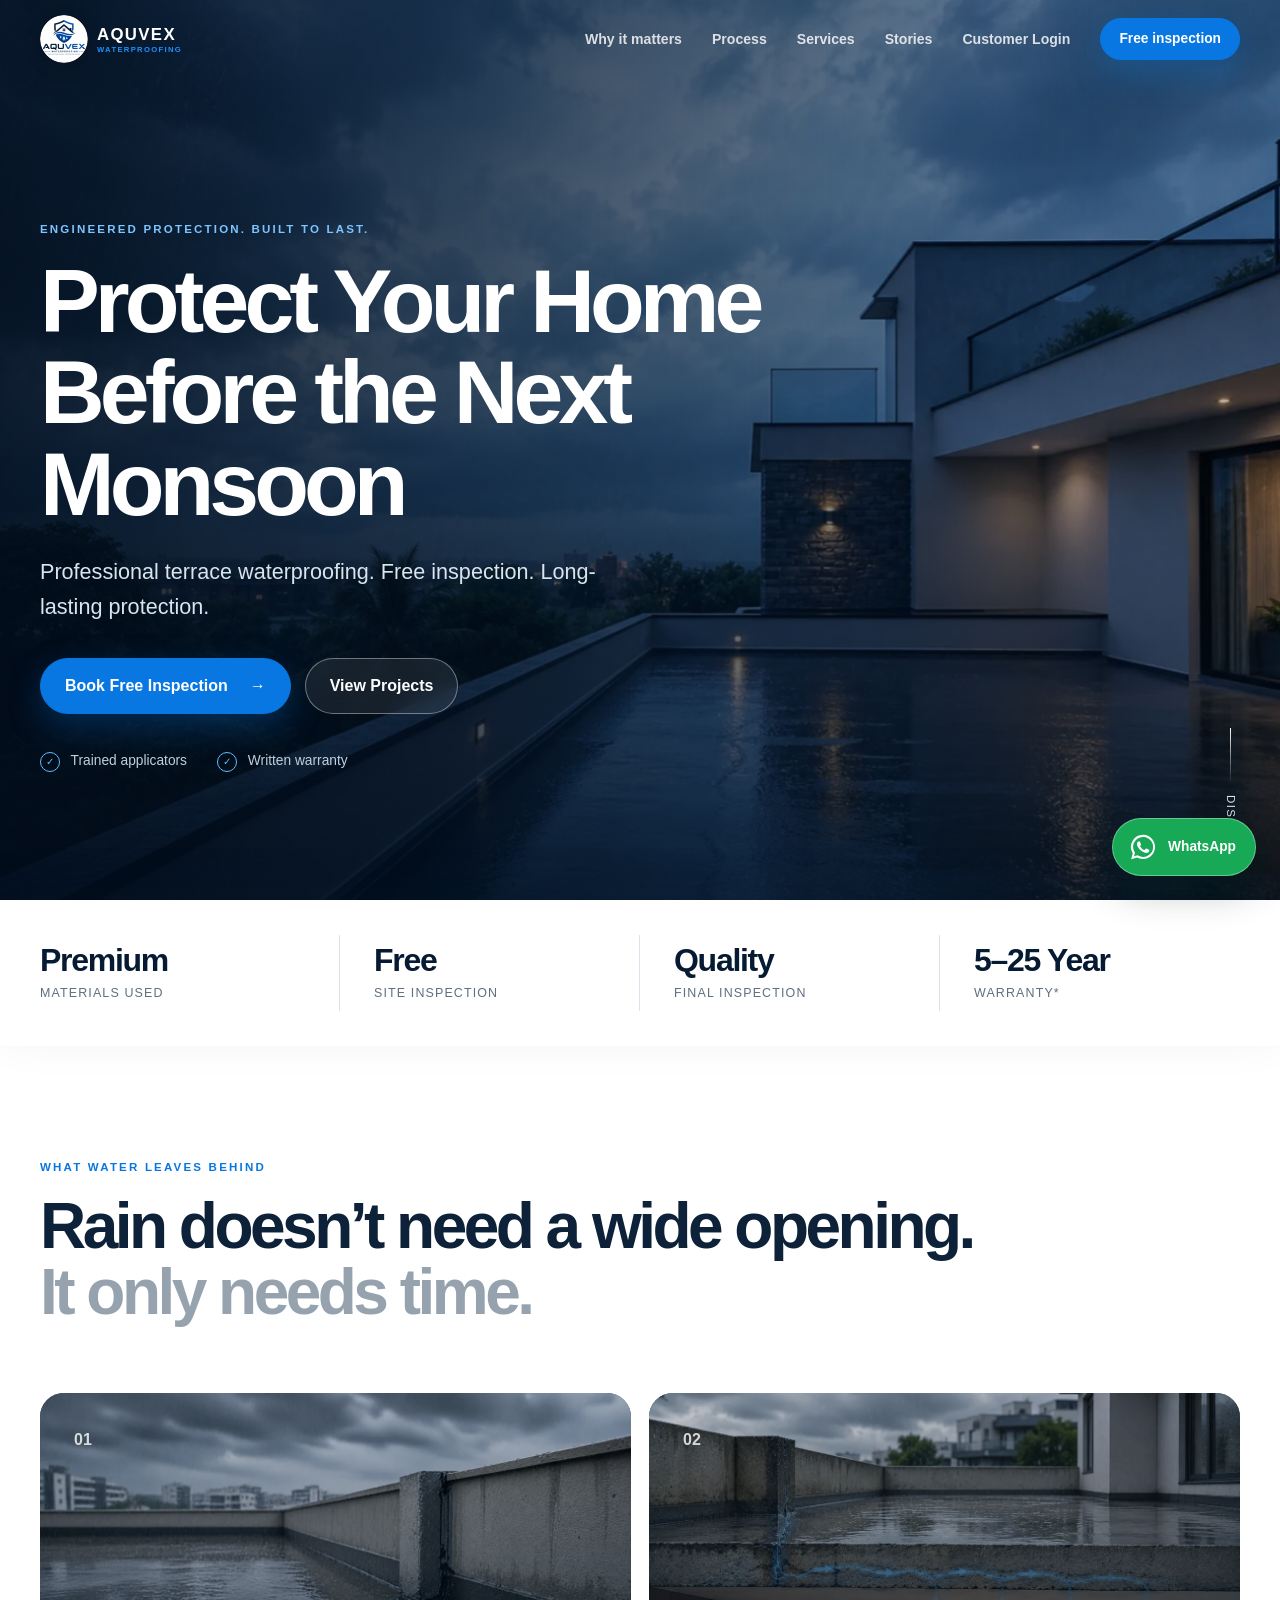
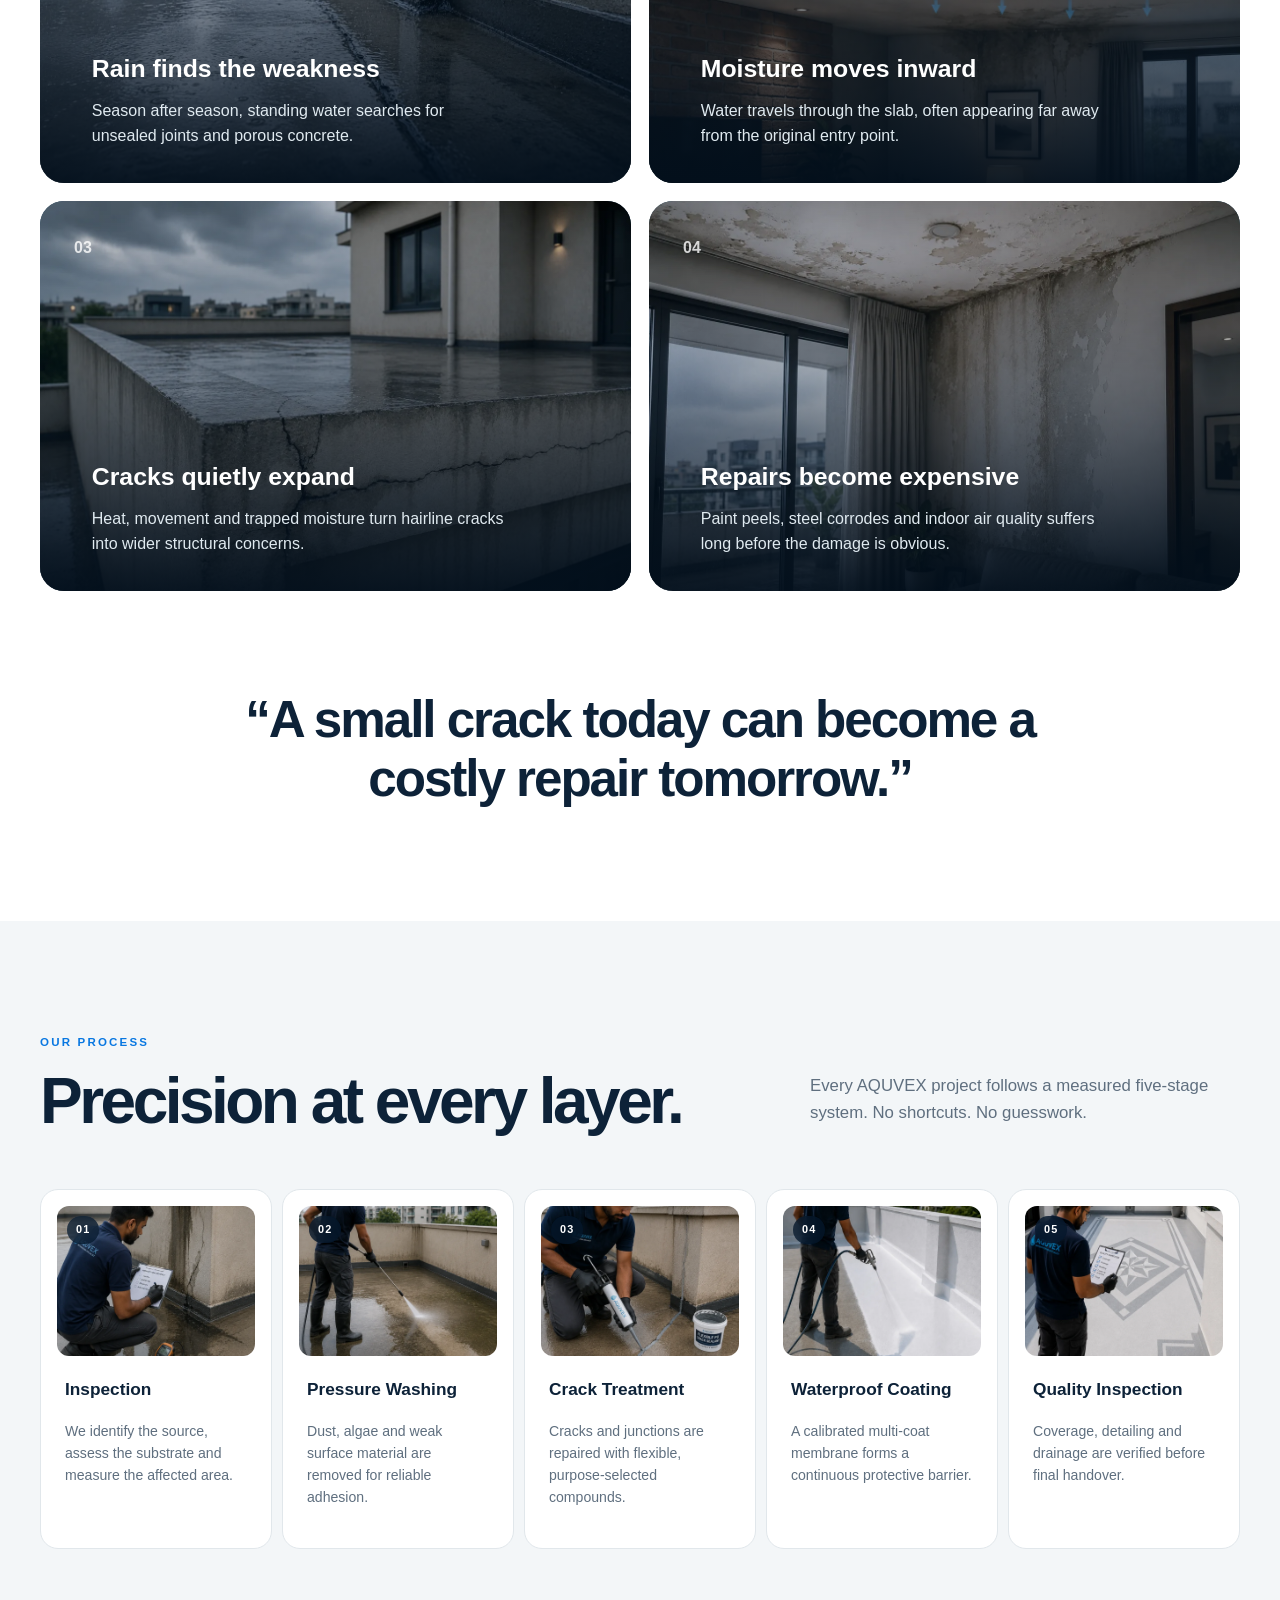
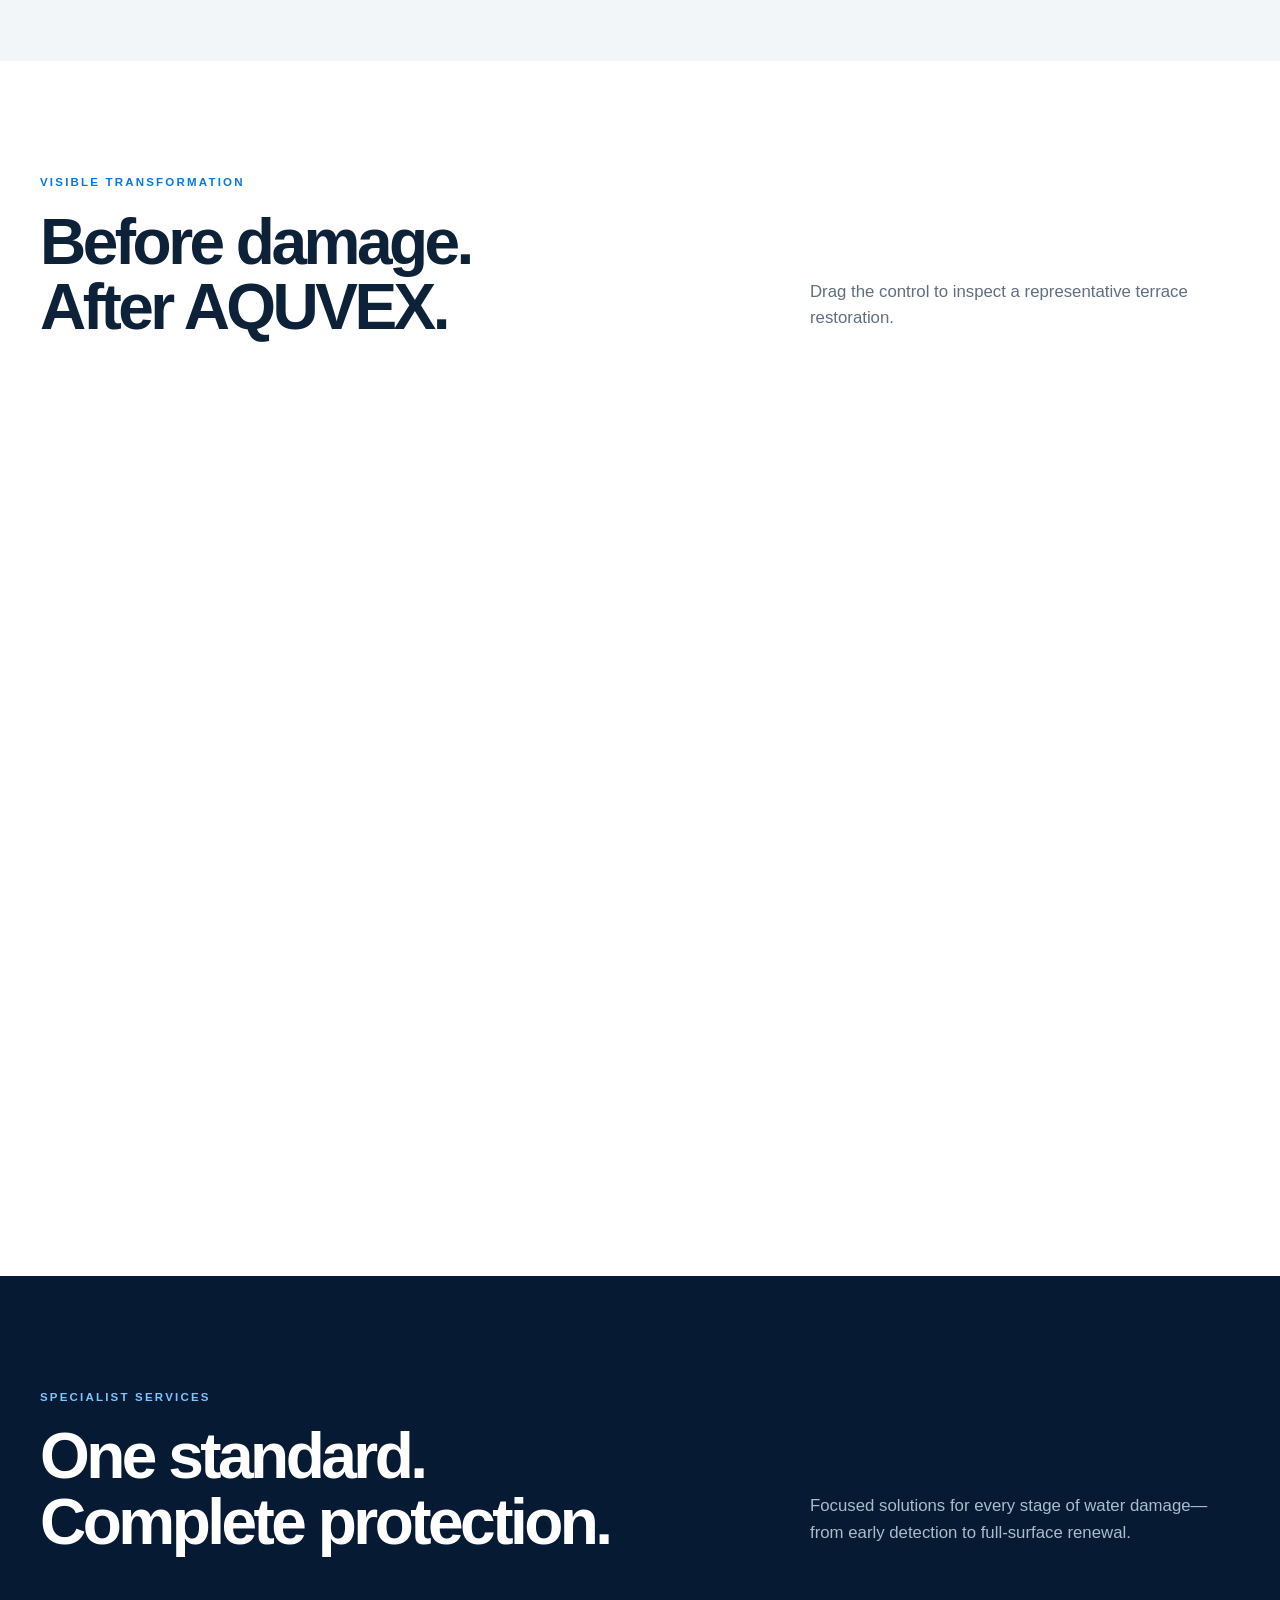
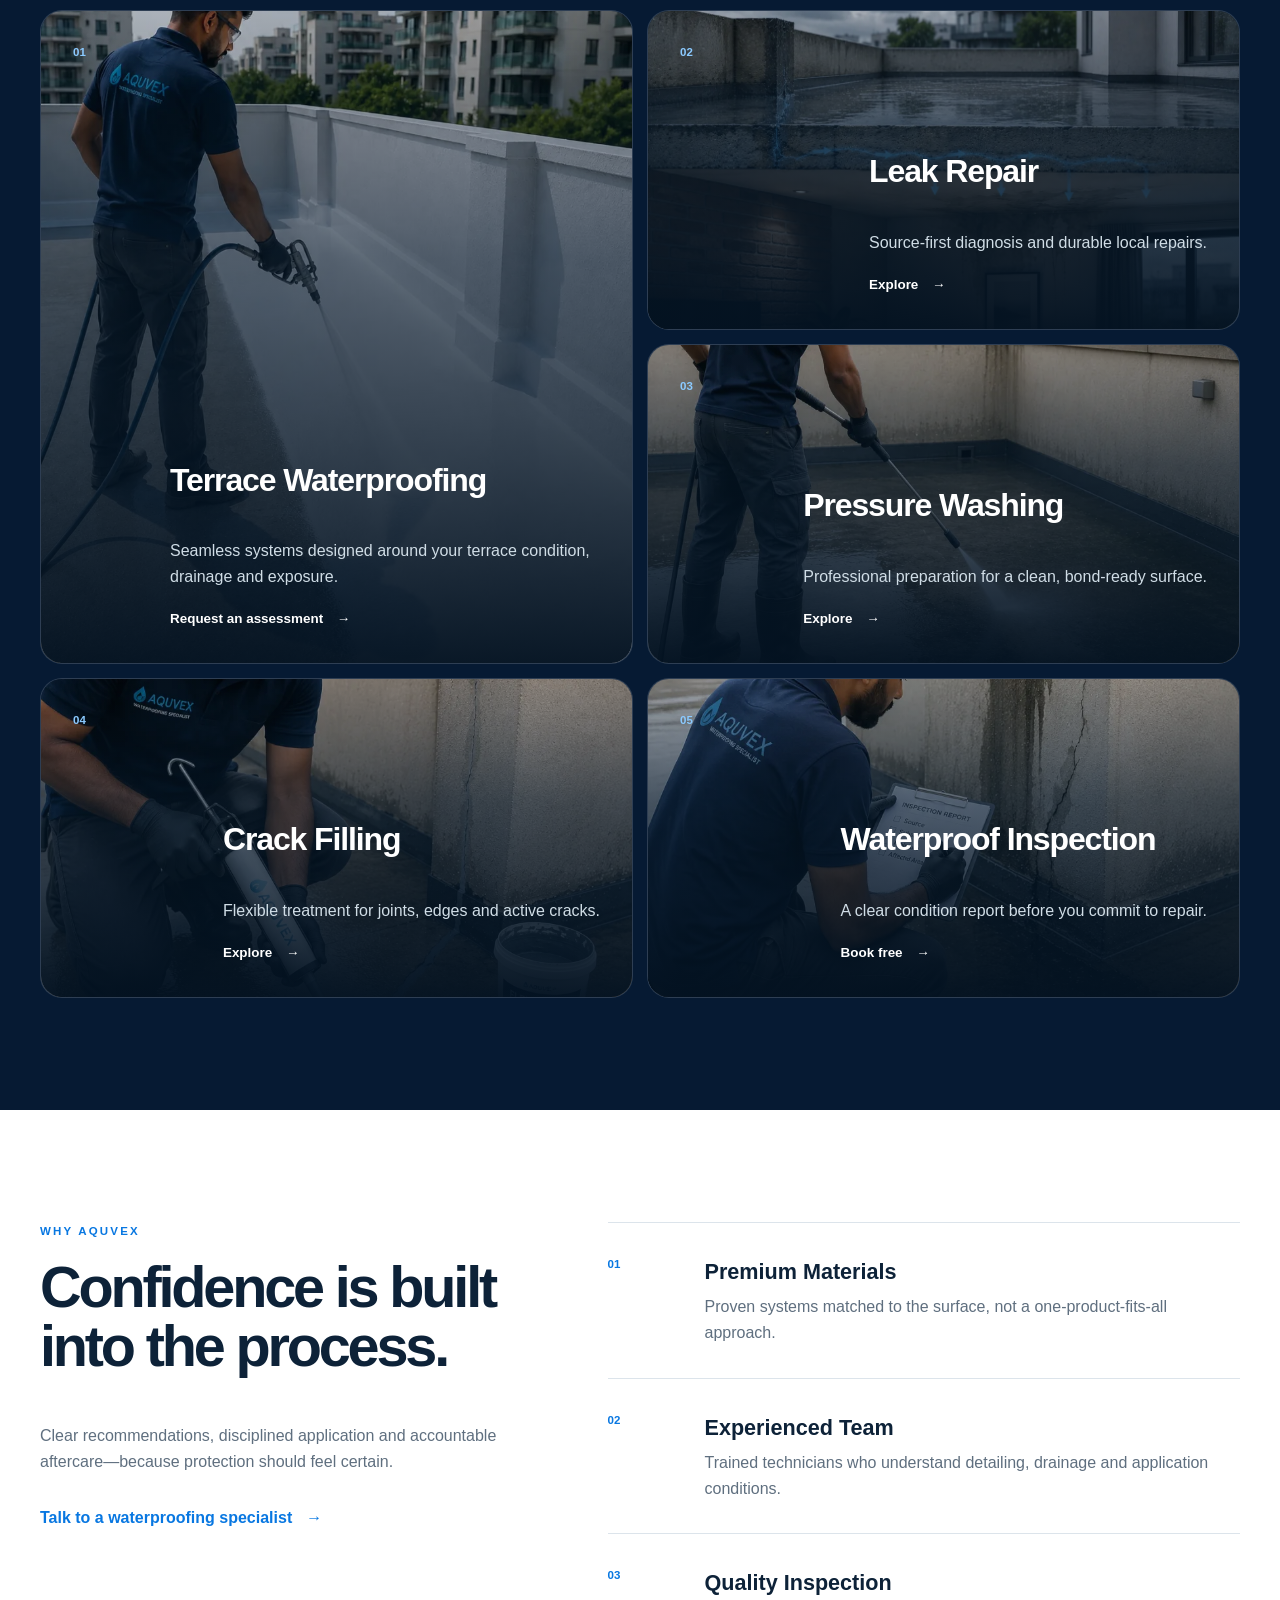
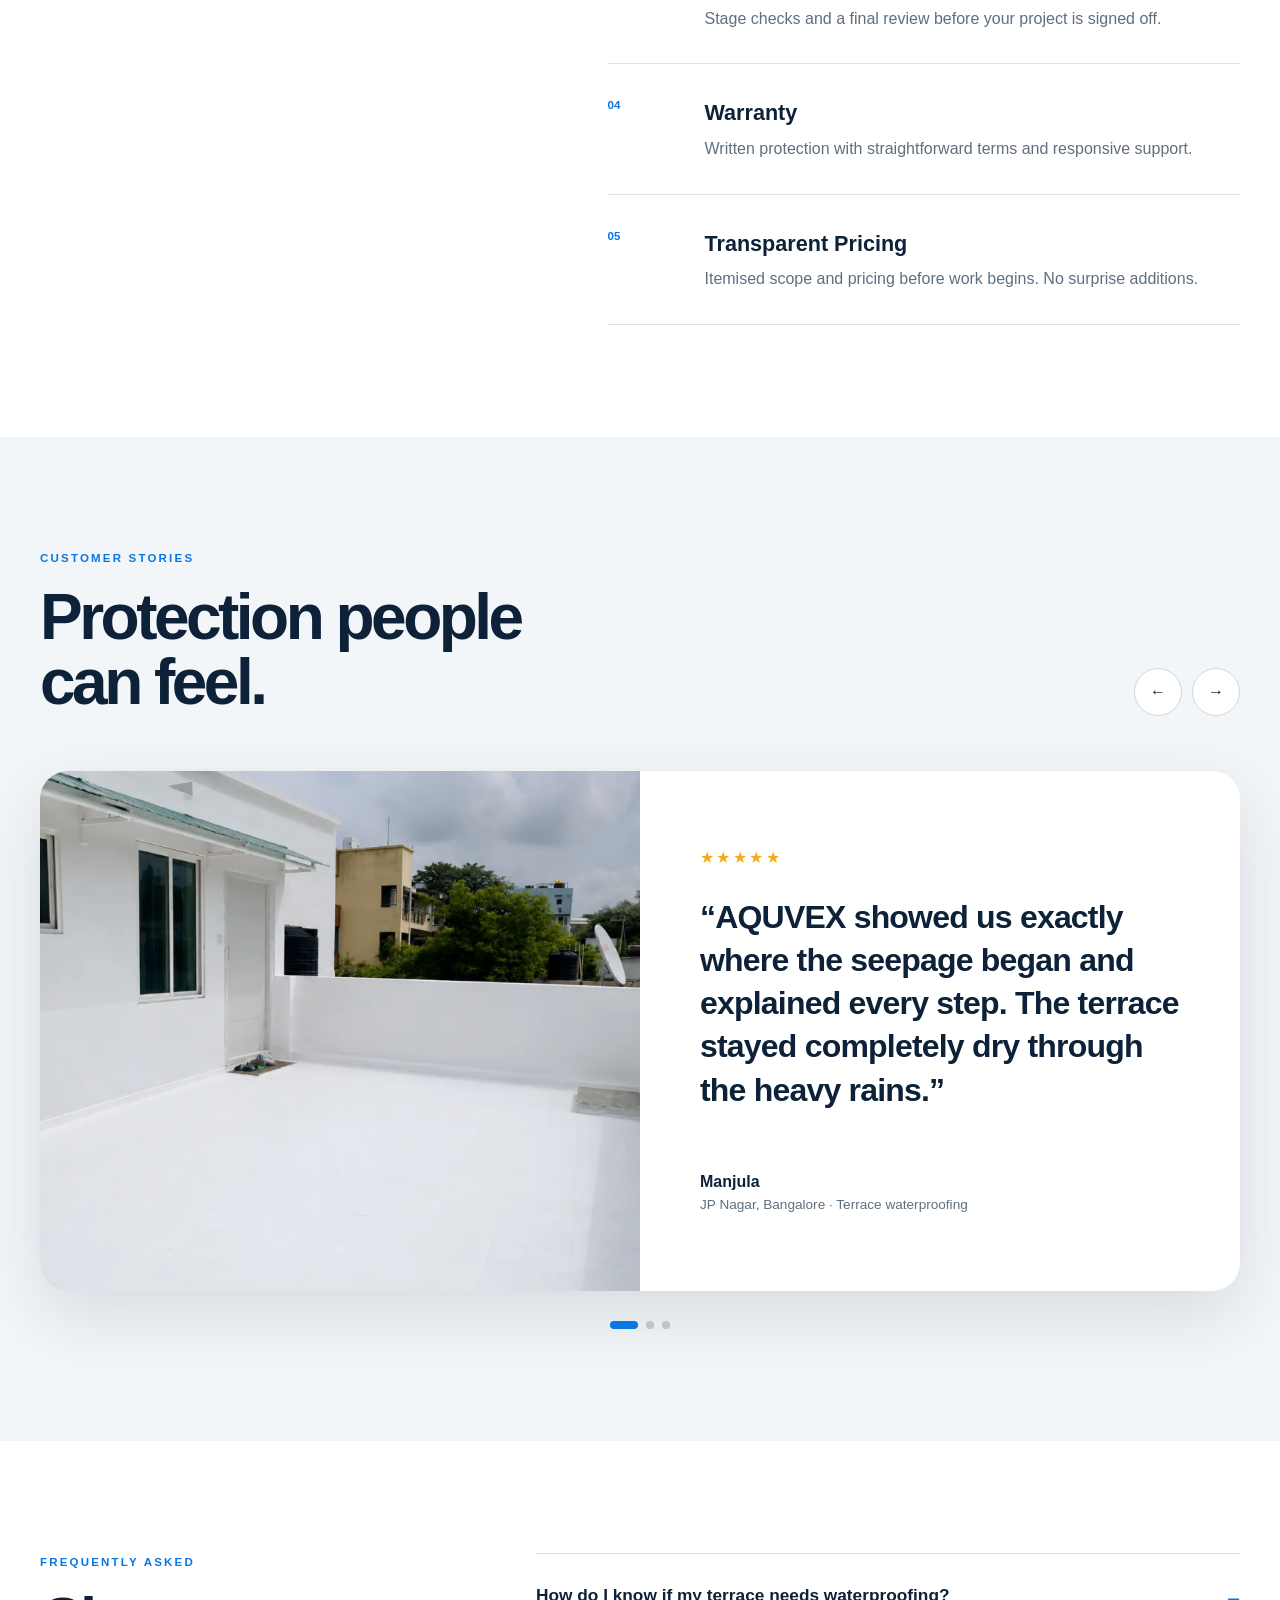
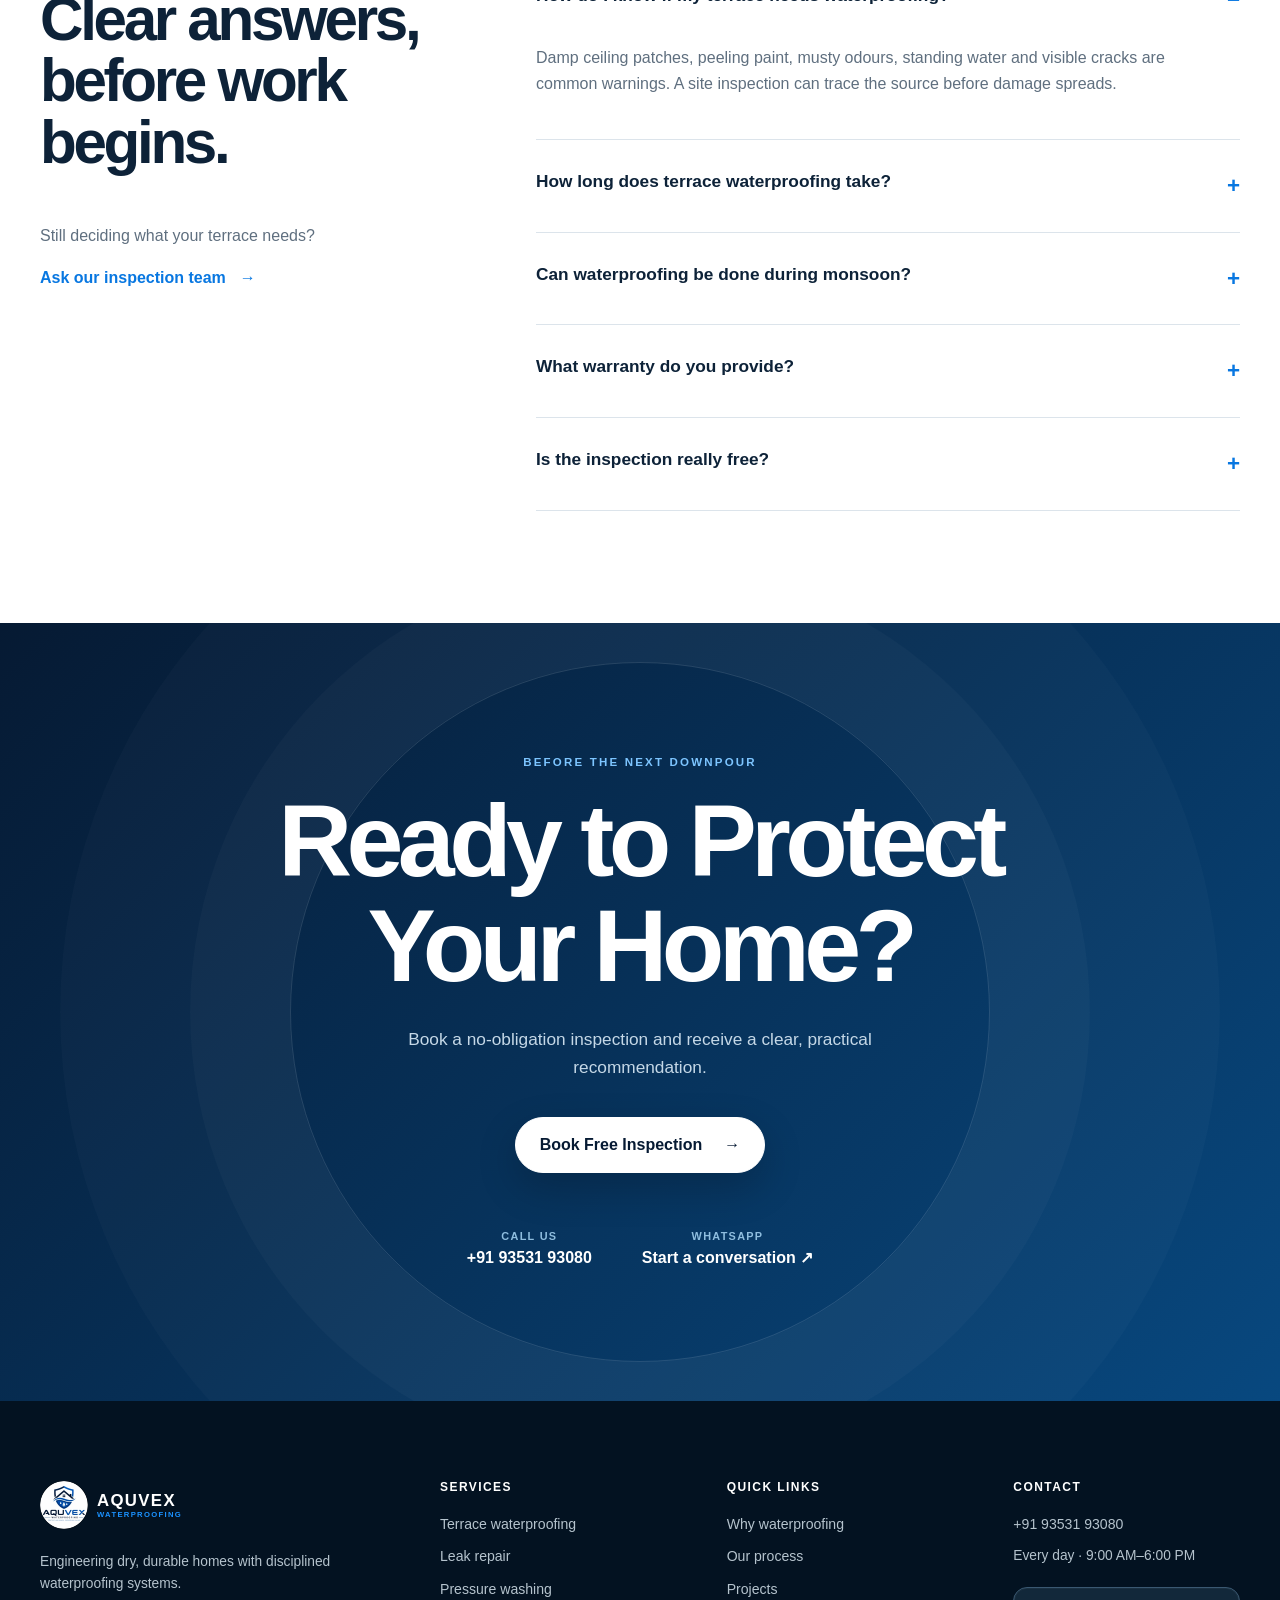
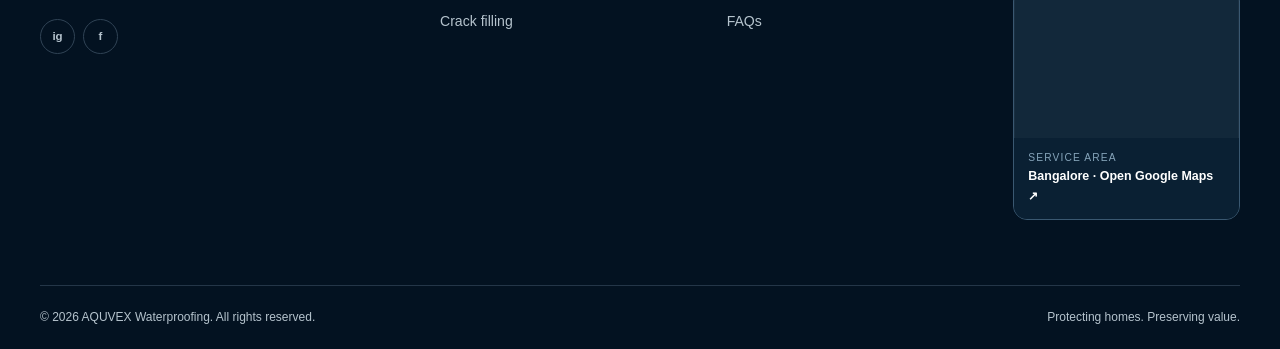
<file: index.html>
<!doctype html>
<html lang="en">
<head>
  <meta charset="utf-8">
  <meta name="viewport" content="width=device-width, initial-scale=1">
  <meta name="description" content="AQUVEX provides professional terrace waterproofing, leak repair, crack treatment and inspections with transparent pricing and long-lasting protection.">
  <meta name="theme-color" content="#061a33">
  <meta property="og:title" content="AQUVEX | Professional Terrace Waterproofing">
  <meta property="og:description" content="Protect your home before the next monsoon. Book a free waterproofing inspection.">
  <meta property="og:type" content="website">
  <title>AQUVEX | Professional Terrace Waterproofing</title>
  <link rel="preload" href="assets/images/hero-monsoon.webp" as="image" type="image/webp">
  <link rel="stylesheet" href="css/style.css">
  <link rel="stylesheet" href="css/responsive.css">
  <script src="js/script.js" defer></script>
</head>
<body>
  <a class="skip-link" href="#main-content">Skip to main content</a>

  <!-- Site header -->
  <header class="site-header" id="site-header">
    <div class="container nav-wrap">
      <a class="brand" href="#top" aria-label="AQUVEX home">
        <img src="assets/images/logo-circle.webp" alt="" width="192" height="192">
        <span>AQUVEX<small>Waterproofing</small></span>
      </a>
      <button class="menu-toggle" type="button" aria-expanded="false" aria-controls="primary-nav">
        <span class="sr-only">Open navigation</span><span></span><span></span>
      </button>
      <nav id="primary-nav" class="primary-nav" aria-label="Primary navigation">
        <a href="#why">Why it matters</a><a href="#process">Process</a><a href="#services">Services</a><a href="#stories">Stories</a><a href="customer/">Customer Login</a>
        <a class="button button-small" href="#inspection-form" data-inspection-open>Free inspection</a>
      </nav>
    </div>
  </header>

  <main id="main-content">
    <!-- Hero -->
    <section class="hero" id="top" aria-labelledby="hero-title">
      <img class="hero-media" src="assets/images/hero-monsoon.webp" alt="" width="1920" height="1077" aria-hidden="true">
      <div class="hero-overlay"></div>
      <div class="container hero-content">
        <p class="eyebrow light">Engineered protection. Built to last.</p>
        <h1 id="hero-title">Protect Your Home<br>Before the Next Monsoon</h1>
        <p class="hero-copy">Professional terrace waterproofing. Free inspection. Long-lasting protection.</p>
        <div class="hero-actions">
          <a class="button" href="#inspection-form" data-inspection-open>Book Free Inspection <span aria-hidden="true">→</span></a>
          <a class="button button-ghost" href="#projects">View Projects</a>
        </div>
        <div class="hero-proof"><span><i aria-hidden="true">✓</i> Trained applicators</span><span><i aria-hidden="true">✓</i> Written warranty</span></div>
      </div>
      <a class="scroll-cue" href="#trust" aria-label="Scroll to our credentials"><span></span>Discover</a>
    </section>

    <!-- Trust bar -->
    <section class="trust-bar" id="trust" aria-label="AQUVEX credentials">
      <div class="container stat-grid">
        <div class="stat reveal"><strong>Premium</strong><span>Materials Used</span></div>
        <div class="stat reveal"><strong>Free</strong><span>Site Inspection</span></div>
        <div class="stat reveal"><strong>Quality</strong><span>Final Inspection</span></div>
        <div class="stat reveal"><strong>5–25 Year</strong><span>Warranty*</span></div>
      </div>
    </section>

    <!-- Why waterproofing matters -->
    <section class="story section" id="why">
      <div class="container story-head reveal">
        <p class="eyebrow">What water leaves behind</p>
        <h2>Rain doesn’t need a wide opening.<br><span>It only needs time.</span></h2>
      </div>
      <div class="container story-grid">
        <article class="story-card reveal"><img class="card-media" src="assets/images/rain-finds-the-weakness.webp" alt="" width="1200" height="800" loading="lazy"><span>01</span><div><h3>Rain finds the weakness</h3><p>Season after season, standing water searches for unsealed joints and porous concrete.</p></div></article>
        <article class="story-card reveal"><img class="card-media" src="assets/images/moisture-moves-inward.webp" alt="" width="1200" height="800" loading="lazy"><span>02</span><div><h3>Moisture moves inward</h3><p>Water travels through the slab, often appearing far away from the original entry point.</p></div></article>
        <article class="story-card reveal"><img class="card-media" src="assets/images/cracks-quietly-expand.webp" alt="" width="1200" height="800" loading="lazy"><span>03</span><div><h3>Cracks quietly expand</h3><p>Heat, movement and trapped moisture turn hairline cracks into wider structural concerns.</p></div></article>
        <article class="story-card reveal"><img class="card-media" src="assets/images/repairs-become-expensive.webp" alt="" width="1200" height="800" loading="lazy"><span>04</span><div><h3>Repairs become expensive</h3><p>Paint peels, steel corrodes and indoor air quality suffers long before the damage is obvious.</p></div></article>
      </div>
      <p class="story-ending reveal">“A small crack today can become a costly repair tomorrow.”</p>
    </section>

    <!-- Our process -->
    <section class="process section section-tint" id="process">
      <div class="container section-heading reveal"><div><p class="eyebrow">Our process</p><h2>Precision at every layer.</h2></div><p>Every AQUVEX project follows a measured five-stage system. No shortcuts. No guesswork.</p></div>
      <div class="container process-grid">
        <article class="process-card reveal"><span class="step">01</span><img src="assets/images/inspection.webp" alt="AQUVEX specialist inspecting a terrace surface" width="900" height="600" loading="lazy"><h3>Inspection</h3><p>We identify the source, assess the substrate and measure the affected area.</p></article>
        <article class="process-card reveal"><span class="step">02</span><img src="assets/images/pressure-washing.webp" alt="Terrace being professionally pressure washed" width="900" height="600" loading="lazy"><h3>Pressure Washing</h3><p>Dust, algae and weak surface material are removed for reliable adhesion.</p></article>
        <article class="process-card reveal"><span class="step">03</span><img src="assets/images/crack-treatment.webp" alt="Detailed treatment of a crack in concrete" width="900" height="600" loading="lazy"><h3>Crack Treatment</h3><p>Cracks and junctions are repaired with flexible, purpose-selected compounds.</p></article>
        <article class="process-card reveal"><span class="step">04</span><img src="assets/images/waterproof-coating.webp" alt="Waterproof membrane being applied to a terrace" width="900" height="600" loading="lazy"><h3>Waterproof Coating</h3><p>A calibrated multi-coat membrane forms a continuous protective barrier.</p></article>
        <article class="process-card reveal"><span class="step">05</span><img src="assets/images/quality-inspection.webp" alt="Final quality inspection of a waterproofed terrace" width="900" height="600" loading="lazy"><h3>Quality Inspection</h3><p>Coverage, detailing and drainage are verified before final handover.</p></article>
      </div>
    </section>

    <!-- Before and after -->
    <section class="comparison-section section" id="projects">
      <div class="container section-heading reveal"><div><p class="eyebrow">Visible transformation</p><h2>Before damage.<br>After AQUVEX.</h2></div><p>Drag the control to inspect a representative terrace restoration.</p></div>
      <div class="container">
        <div class="comparison reveal" data-comparison>
          <img src="assets/images/terrace-after.webp" alt="Clean waterproofed terrace after AQUVEX treatment" width="1400" height="933" loading="lazy">
          <div class="comparison-before"><img src="assets/images/terrace-before.webp" alt="Cracked terrace with standing water before treatment" width="1400" height="933" loading="lazy"></div>
          <span class="compare-label before-label">Before</span><span class="compare-label after-label">After</span>
          <label class="sr-only" for="compare-range">Reveal before and after image</label>
          <input id="compare-range" type="range" min="0" max="100" value="50" aria-valuetext="50 percent before image visible">
          <div class="compare-handle" aria-hidden="true"><span>↔</span></div>
        </div>
        <div class="project-strip reveal"><span>Residential Terrace · 1,850 sq. ft.</span><span>Crack repair + elastomeric membrane</span><span>Completed in 5 days</span></div>
      </div>
    </section>

    <!-- Services -->
    <section class="services section section-dark" id="services">
      <div class="container section-heading light-heading reveal"><div><p class="eyebrow light">Specialist services</p><h2>One standard.<br>Complete protection.</h2></div><p>Focused solutions for every stage of water damage—from early detection to full-surface renewal.</p></div>
      <div class="container services-grid">
        <article class="service-card featured reveal"><img class="service-media" src="assets/images/waterproof-coating.webp" alt="" width="900" height="600" loading="lazy"><span>01</span><div><h3>Terrace Waterproofing</h3><p>Seamless systems designed around your terrace condition, drainage and exposure.</p><a href="#contact">Request an assessment <b aria-hidden="true">→</b></a></div></article>
        <article class="service-card reveal"><img class="service-media" src="assets/images/moisture-moves-inward.webp" alt="" width="1200" height="800" loading="lazy"><span>02</span><div><h3>Leak Repair</h3><p>Source-first diagnosis and durable local repairs.</p><a href="#contact" aria-label="Request a leak repair assessment">Explore <b aria-hidden="true">→</b></a></div></article>
        <article class="service-card reveal"><img class="service-media" src="assets/images/pressure-washing.webp" alt="" width="900" height="600" loading="lazy"><span>03</span><div><h3>Pressure Washing</h3><p>Professional preparation for a clean, bond-ready surface.</p><a href="#contact" aria-label="Request pressure washing">Explore <b aria-hidden="true">→</b></a></div></article>
        <article class="service-card reveal"><img class="service-media" src="assets/images/crack-treatment.webp" alt="" width="900" height="600" loading="lazy"><span>04</span><div><h3>Crack Filling</h3><p>Flexible treatment for joints, edges and active cracks.</p><a href="#contact" aria-label="Request crack filling">Explore <b aria-hidden="true">→</b></a></div></article>
        <article class="service-card reveal"><img class="service-media" src="assets/images/inspection.webp" alt="" width="900" height="600" loading="lazy"><span>05</span><div><h3>Waterproof Inspection</h3><p>A clear condition report before you commit to repair.</p><a href="#inspection-form" data-inspection-open aria-label="Book a waterproof inspection">Book free <b aria-hidden="true">→</b></a></div></article>
      </div>
    </section>

    <!-- Why AQUVEX -->
    <section class="advantages section">
      <div class="container advantage-layout">
        <div class="advantage-intro reveal"><p class="eyebrow">Why AQUVEX</p><h2>Confidence is built into the process.</h2><p>Clear recommendations, disciplined application and accountable aftercare—because protection should feel certain.</p><a class="text-link" href="#contact">Talk to a waterproofing specialist <span>→</span></a></div>
        <ol class="timeline">
          <li class="reveal"><span>01</span><div><h3>Premium Materials</h3><p>Proven systems matched to the surface, not a one-product-fits-all approach.</p></div></li>
          <li class="reveal"><span>02</span><div><h3>Experienced Team</h3><p>Trained technicians who understand detailing, drainage and application conditions.</p></div></li>
          <li class="reveal"><span>03</span><div><h3>Quality Inspection</h3><p>Stage checks and a final review before your project is signed off.</p></div></li>
          <li class="reveal"><span>04</span><div><h3>Warranty</h3><p>Written protection with straightforward terms and responsive support.</p></div></li>
          <li class="reveal"><span>05</span><div><h3>Transparent Pricing</h3><p>Itemised scope and pricing before work begins. No surprise additions.</p></div></li>
        </ol>
      </div>
    </section>

    <!-- Customer stories -->
    <section class="testimonials section section-tint" id="stories">
      <div class="container section-heading reveal"><div><p class="eyebrow">Customer stories</p><h2>Protection people<br>can feel.</h2></div><div class="slider-controls"><button type="button" data-prev aria-label="Previous story">←</button><button type="button" data-next aria-label="Next story">→</button></div></div>
      <div class="container testimonial-slider reveal" aria-live="polite">
        <article class="testimonial is-active"><div class="testimonial-image"><img src="assets/images/customer-manjula.webp" alt="Completed terrace waterproofing project for Manjula" width="1200" height="800" loading="lazy"></div><blockquote><div class="stars" aria-label="5 out of 5 stars">★★★★★</div><p>“AQUVEX showed us exactly where the seepage began and explained every step. The terrace stayed completely dry through the heavy rains.”</p><footer><strong>Manjula</strong><span>JP Nagar, Bangalore · Terrace waterproofing</span></footer></blockquote></article>
        <article class="testimonial"><div class="testimonial-image"><img src="assets/images/customer-bhagya.webp" alt="Completed terrace waterproofing project for Bhagya" width="1200" height="800" loading="lazy"></div><blockquote><div class="stars" aria-label="5 out of 5 stars">★★★★★</div><p>“The team was punctual, tidy and precise. Their written scope made the whole project easy to understand, and there were no surprise charges.”</p><footer><strong>Bhagya</strong><span>JP Nagar, Bangalore · Terrace waterproofing</span></footer></blockquote></article>
        <article class="testimonial"><div class="testimonial-image"><img src="assets/images/customer-venkata-shiva-reddy.webp" alt="Completed terrace waterproofing project for Venkata Shiva Reddy" width="1200" height="800" loading="lazy"></div><blockquote><div class="stars" aria-label="5 out of 5 stars">★★★★★</div><p>“We had repaired the same crack twice before. AQUVEX found the real source, treated the joint correctly and followed up after the first rain.”</p><footer><strong>Venkata Shiva Reddy</strong><span>JP Nagar, Bangalore · Terrace waterproofing</span></footer></blockquote></article>
      </div>
      <div class="slider-dots" role="tablist" aria-label="Choose customer story"></div>
    </section>

    <!-- FAQ -->
    <section class="faq section" id="faq">
      <div class="container faq-layout">
        <div class="reveal"><p class="eyebrow">Frequently asked</p><h2>Clear answers,<br>before work begins.</h2><p>Still deciding what your terrace needs?</p><a class="text-link" href="#contact">Ask our inspection team <span>→</span></a></div>
        <div class="accordion">
          <article class="faq-item reveal"><h3><button type="button" aria-expanded="true" aria-controls="answer-1">How do I know if my terrace needs waterproofing?<span>−</span></button></h3><div id="answer-1" class="faq-answer"><p>Damp ceiling patches, peeling paint, musty odours, standing water and visible cracks are common warnings. A site inspection can trace the source before damage spreads.</p></div></article>
          <article class="faq-item reveal"><h3><button type="button" aria-expanded="false" aria-controls="answer-2">How long does terrace waterproofing take?<span>+</span></button></h3><div id="answer-2" class="faq-answer" hidden><p>Most residential terraces take three to seven days, depending on area, repairs, weather and curing time. Your written scope includes a realistic schedule.</p></div></article>
          <article class="faq-item reveal"><h3><button type="button" aria-expanded="false" aria-controls="answer-3">Can waterproofing be done during monsoon?<span>+</span></button></h3><div id="answer-3" class="faq-answer" hidden><p>Emergency repairs may be possible, but full coating systems need a dry weather window and suitable surface moisture levels. We check the forecast before scheduling.</p></div></article>
          <article class="faq-item reveal"><h3><button type="button" aria-expanded="false" aria-controls="answer-4">What warranty do you provide?<span>+</span></button></h3><div id="answer-4" class="faq-answer" hidden><p>Warranty length depends on the selected system and substrate condition, with options up to ten years. Coverage and exclusions are provided in writing before work starts.</p></div></article>
          <article class="faq-item reveal"><h3><button type="button" aria-expanded="false" aria-controls="answer-5">Is the inspection really free?<span>+</span></button></h3><div id="answer-5" class="faq-answer" hidden><p>Yes. For serviceable locations, we inspect the concern, discuss suitable solutions and share a transparent estimate without an inspection charge.</p></div></article>
        </div>
      </div>
    </section>

    <!-- Final call to action -->
    <section class="final-cta" id="contact">
      <div class="cta-orb" aria-hidden="true"></div>
      <div class="container reveal">
        <p class="eyebrow light">Before the next downpour</p><h2>Ready to Protect<br>Your Home?</h2><p>Book a no-obligation inspection and receive a clear, practical recommendation.</p>
        <a class="button button-white" href="#inspection-form" data-inspection-open>Book Free Inspection <span aria-hidden="true">→</span></a>
        <div class="contact-options"><a href="tel:+919353193080"><small>Call us</small>+91 93531 93080</a><a href="https://wa.me/919353193080?text=Hello%20AQUVEX%2C%20I%20would%20like%20to%20book%20a%20free%20waterproofing%20inspection." target="_blank" rel="noopener"><small>WhatsApp</small>Start a conversation ↗</a></div>
      </div>
    </section>
  </main>

  <!-- Free inspection enquiry dialog -->
  <dialog class="inspection-dialog" id="inspection-dialog" aria-labelledby="inspection-title">
    <div class="dialog-panel">
      <button class="dialog-close" type="button" data-inspection-close aria-label="Close inspection form">×</button>
      <div class="dialog-intro">
        <p class="eyebrow">Free site inspection</p>
        <h2 id="inspection-title">Tell us about your property.</h2>
        <p>Share a few details and we’ll prepare your request in WhatsApp. Our team will contact you to confirm a convenient inspection time.</p>
      </div>
      <form id="inspection-form">
        <div class="form-grid">
          <label>Full name<input type="text" name="name" autocomplete="name" required placeholder="Your name"></label>
          <label>Phone number<input type="tel" name="phone" autocomplete="tel" inputmode="tel" pattern="[0-9+\s-]{10,16}" required placeholder="10-digit mobile number"></label>
          <label>Property location<input type="text" name="location" autocomplete="address-level2" required placeholder="Area and city"></label>
          <label>Service needed
            <select name="service" required>
              <option value="">Select a service</option>
              <option>Terrace Waterproofing</option>
              <option>Leak Repair</option>
              <option>Pressure Washing</option>
              <option>Crack Filling</option>
              <option>Waterproof Inspection</option>
              <option>Not sure — need advice</option>
            </select>
          </label>
        </div>
        <label>What problem are you seeing?<textarea name="issue" rows="3" required placeholder="For example: ceiling dampness, terrace cracks or water seepage"></textarea></label>
        <button class="button form-submit" type="submit"><img src="assets/icons/whatsapp.svg" alt="" width="24" height="24"> Send request on WhatsApp <span aria-hidden="true">→</span></button>
        <p class="form-note">WhatsApp will open with your details ready to send to AQUVEX.</p>
      </form>
    </div>
  </dialog>

  <!-- Footer -->
  <footer class="site-footer">
    <div class="container footer-grid">
      <div class="footer-brand"><a class="brand" href="#top"><img src="assets/images/logo-circle.webp" alt="" width="192" height="192"><span>AQUVEX<small>Waterproofing</small></span></a><p>Engineering dry, durable homes with disciplined waterproofing systems.</p><div class="socials"><a href="https://www.instagram.com/aquvex.in?igsh=MWVnZmVwbDdqZ3U3dQ%3D%3D&amp;utm_source=qr" target="_blank" rel="noopener" aria-label="AQUVEX on Instagram">ig</a><a href="https://www.facebook.com/share/1JB4MJyy1K/?mibextid=wwXIfr" target="_blank" rel="noopener" aria-label="AQUVEX on Facebook">f</a></div></div>
      <div><h2>Services</h2><a href="#services">Terrace waterproofing</a><a href="#services">Leak repair</a><a href="#services">Pressure washing</a><a href="#services">Crack filling</a></div>
      <div><h2>Quick links</h2><a href="#why">Why waterproofing</a><a href="#process">Our process</a><a href="#projects">Projects</a><a href="#faq">FAQs</a></div>
      <div><h2>Contact</h2><a href="tel:+919353193080">+91 93531 93080</a><p>Every day · 9:00 AM–6:00 PM</p><div class="service-map"><iframe src="https://www.google.com/maps?q=Bengaluru%2C%20Karnataka&amp;z=10&amp;output=embed" title="AQUVEX service area in Bangalore" loading="lazy" referrerpolicy="no-referrer-when-downgrade"></iframe><a href="https://www.google.com/maps/search/?api=1&amp;query=Bengaluru%2C%20Karnataka" target="_blank" rel="noopener"><span>Service area</span><b>Bangalore · Open Google Maps ↗</b></a></div></div>
    </div>
    <div class="container footer-bottom"><p>© <span id="year"></span> AQUVEX Waterproofing. All rights reserved.</p><p>Protecting homes. Preserving value.</p></div>
  </footer>

  <!-- Persistent WhatsApp contact -->
  <a class="whatsapp-float" href="https://wa.me/919353193080?text=Hello%20AQUVEX%2C%20I%20would%20like%20to%20book%20a%20free%20waterproofing%20inspection." target="_blank" rel="noopener" aria-label="Chat with AQUVEX on WhatsApp">
    <img src="assets/icons/whatsapp.svg" alt="" width="30" height="30">
    <span>WhatsApp</span>
  </a>
</body>
</html>
</file>
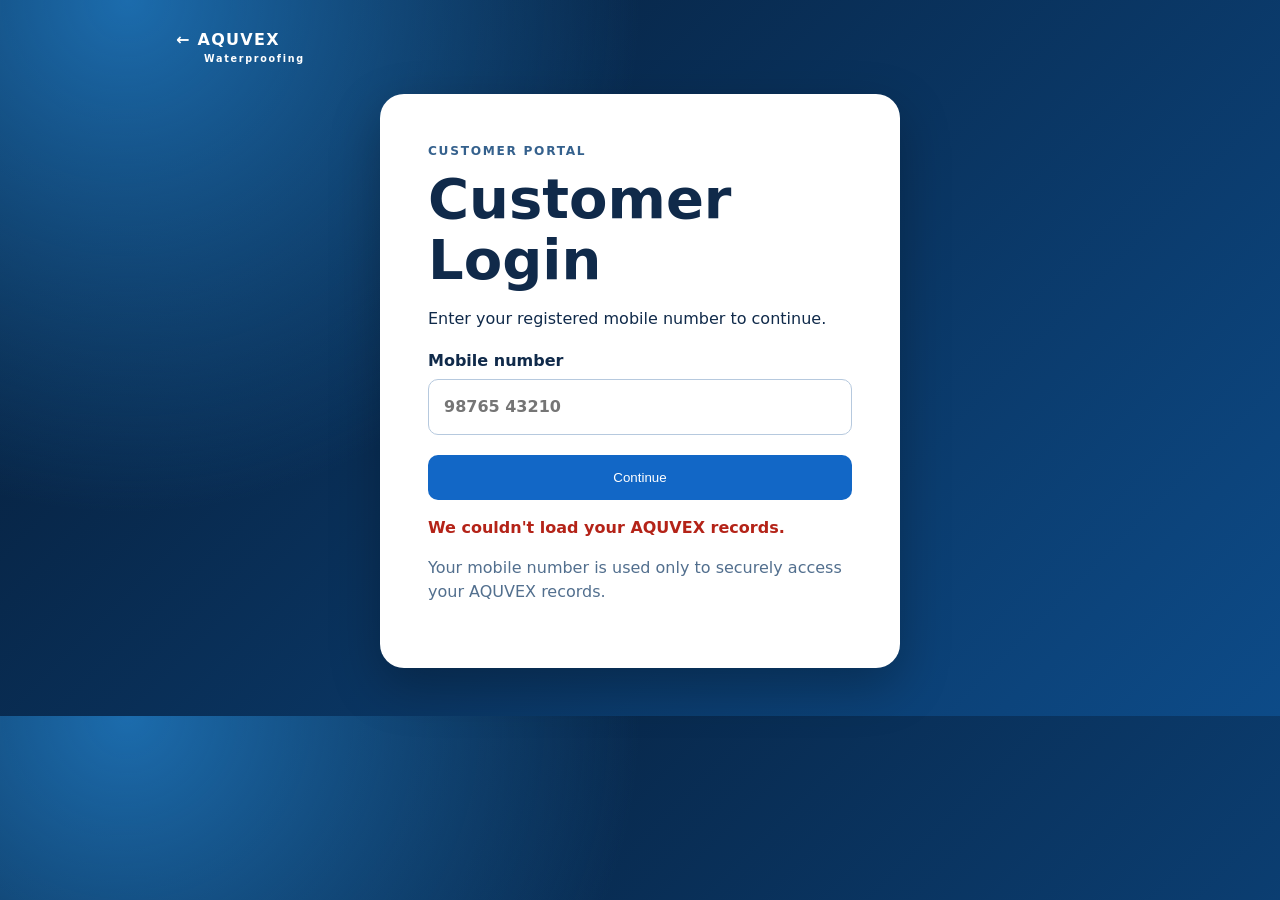
<file: customer/index.html>
<!doctype html><html lang="en"><head><meta charset="utf-8"><meta name="viewport" content="width=device-width,initial-scale=1"><title>Customer Portal | AQUVEX</title><link rel="stylesheet" href="portal.css"><link rel="stylesheet" href="auth.css"></head><body><main class="shell"><a class="brand" href="../">← AQUVEX <small>Waterproofing</small></a><section id="login" class="card"><p class="eyebrow">Customer portal</p><h1 id="auth-title">Customer Login</h1><p id="auth-copy">Enter your registered mobile number to continue.</p><form id="phone-form"><label>Mobile number<input id="phone" autocomplete="tel" inputmode="numeric" maxlength="16" placeholder="98765 43210" required></label><button>Continue</button></form><form id="password-form" hidden><p class="phone-display" id="phone-display"></p><label>Password<input id="password" type="password" autocomplete="current-password" minlength="8" required></label><button>Login</button><button class="link" id="forgot-link" type="button">Forgot password?</button><button class="link change-number" type="button">Change number</button></form><form id="create-password-form" hidden><p class="phone-display" id="create-phone-display"></p><label>Create Password<input id="create-password" type="password" autocomplete="new-password" minlength="8" required></label><label>Confirm Password<input id="create-confirm" type="password" autocomplete="new-password" minlength="8" required></label><button>Create Password</button><button class="link change-number" type="button">Change number</button></form><form id="reset-code-form" hidden><h2>Reset Password</h2><p>Contact AQUVEX on WhatsApp to get a password reset code.</p><a id="whatsapp-reset" class="whatsapp" target="_blank" rel="noopener">Message AQUVEX on WhatsApp</a><label>Reset Code<input id="reset-code" inputmode="numeric" maxlength="6" placeholder="6-digit code" required></label><button>Verify Code</button><button class="link change-number" type="button">Change number</button></form><form id="reset-password-form" hidden><h2>Set New Password</h2><label>New Password<input id="reset-password" type="password" autocomplete="new-password" minlength="8" required></label><label>Confirm New Password<input id="reset-confirm" type="password" autocomplete="new-password" minlength="8" required></label><button>Set New Password</button></form><p id="message" role="status"></p><p class="fine">Your mobile number is used only to securely access your AQUVEX records.</p></section><section id="portal" hidden><header><div><p class="eyebrow">AQUVEX customer portal</p><h1 id="welcome">Welcome</h1></div><button class="link" id="logout">Logout</button></header><nav><a href="#dashboard">Dashboard</a><a href="#properties">My Properties</a><a href="#inspections">Inspections</a><a href="#quotations">Quotations</a></nav><div id="content" class="content"></div></section></main><script src="config.js"></script><script src="https://checkout.razorpay.com/v1/checkout.js"></script><script src="portal.js"></script></body></html>
</file>
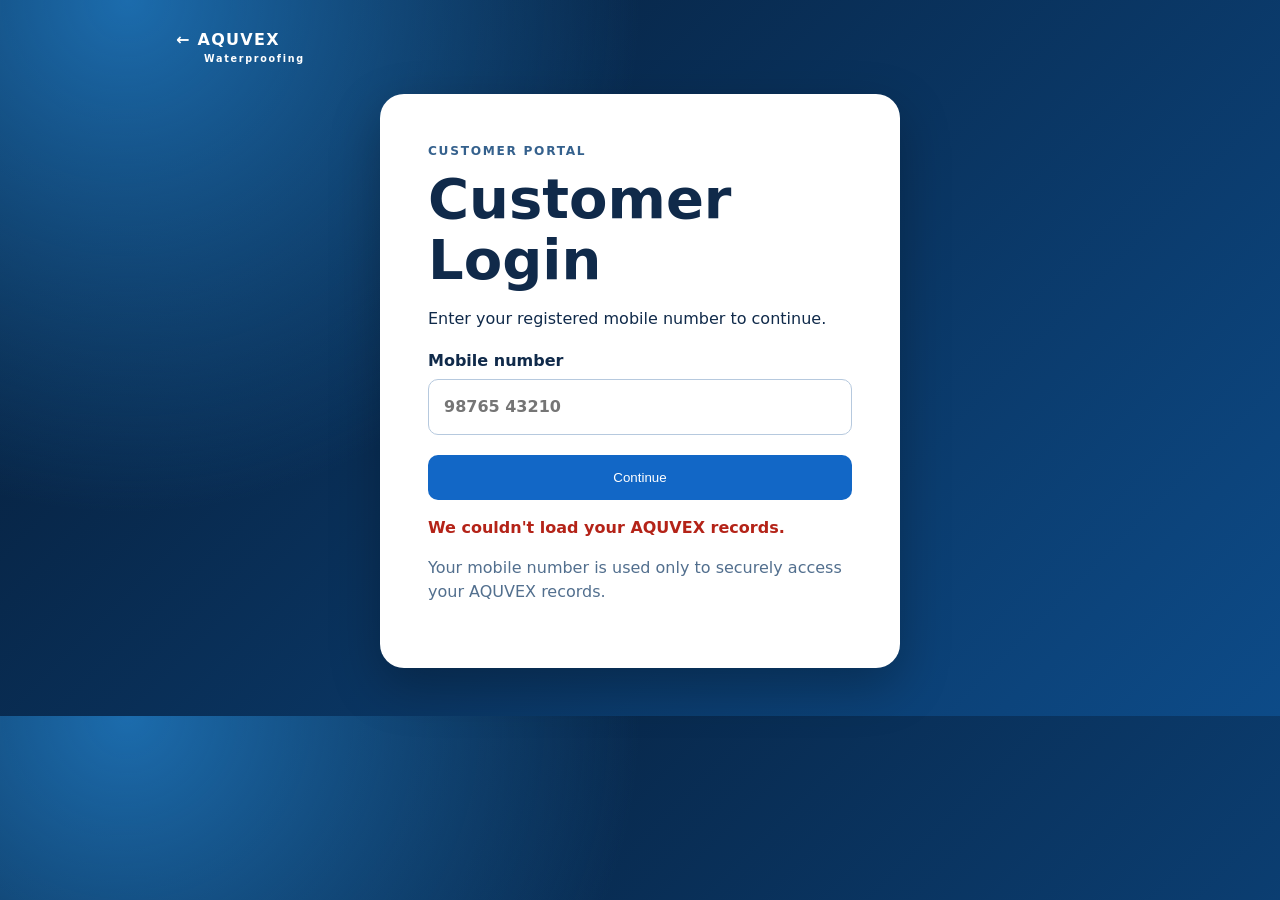
<file: inspection/index.html>
<!doctype html><html lang="en"><head><meta charset="utf-8"><meta name="viewport" content="width=device-width,initial-scale=1"><title>AQUVEX Private Inspection Report</title></head><body><script>const token=new URLSearchParams(location.search).get("token");location.replace(`../customer/${token?`?report=${encodeURIComponent(token)}`:""}`);</script></body></html>
</file>
<file: css/style.css>
/* AQUVEX design system */
:root{--navy:#061a33;--navy-2:#0b2746;--blue:#0877e1;--blue-bright:#1b92ff;--ink:#0d2238;--muted:#5f6f7f;--line:#dce4eb;--soft:#f3f6f8;--white:#fff;--radius:24px;--shadow:0 24px 70px rgba(7,30,54,.12);--container:1200px;--ease:cubic-bezier(.2,.8,.2,1)}
*,*::before,*::after{box-sizing:border-box}
html{scroll-behavior:smooth;scroll-padding-top:86px}
body{margin:0;color:var(--ink);background:var(--white);font-family:Inter,-apple-system,BlinkMacSystemFont,"Segoe UI",sans-serif;font-size:16px;line-height:1.6;-webkit-font-smoothing:antialiased}
body.menu-open{overflow:hidden}
img,video{display:block;max-width:100%}
a{color:inherit;text-decoration:none}
button,input{font:inherit}
button{color:inherit}
.container{width:min(calc(100% - 40px),var(--container));margin-inline:auto}
.section{padding:112px 0}
.section-tint{background:var(--soft)}
.section-dark{background:var(--navy);color:var(--white)}
.sr-only{position:absolute;width:1px;height:1px;padding:0;margin:-1px;overflow:hidden;clip:rect(0,0,0,0);white-space:nowrap;border:0}
.skip-link{position:fixed;z-index:999;top:10px;left:10px;transform:translateY(-150%);padding:10px 16px;background:#fff;color:#000;border-radius:8px}
.skip-link:focus{transform:none}
.eyebrow{margin:0 0 18px;color:var(--blue);font-size:.72rem;font-weight:800;letter-spacing:.19em;text-transform:uppercase}
.eyebrow.light{color:#7dc5ff}
h1,h2,h3,p{margin-top:0}
h1,h2{font-weight:650;letter-spacing:-.055em;line-height:1.02}
h2{font-size:clamp(2.6rem,5vw,5.25rem)}
.button{display:inline-flex;align-items:center;justify-content:center;gap:22px;min-height:56px;padding:0 24px;border:1px solid var(--blue);border-radius:999px;background:var(--blue);color:#fff;font-weight:750;box-shadow:0 12px 34px rgba(8,119,225,.3);transition:transform .3s var(--ease),background .3s,box-shadow .3s}
.button:hover{transform:translateY(-3px);background:#0068c9;box-shadow:0 18px 38px rgba(8,119,225,.38)}
.button:focus-visible,a:focus-visible,button:focus-visible,input:focus-visible{outline:3px solid #65baff;outline-offset:4px}
.button-small{min-height:42px;padding:0 18px;font-size:.86rem}
.text-link{display:inline-flex;gap:14px;align-items:center;color:var(--blue);font-weight:750}.text-link span{transition:transform .25s}.text-link:hover span{transform:translateX(5px)}
.reveal{opacity:0;transform:translateY(28px);transition:opacity .8s var(--ease),transform .8s var(--ease)}
.reveal.is-visible{opacity:1;transform:none}

/* Header */
.site-header{position:fixed;z-index:50;top:0;left:0;width:100%;color:#fff;transition:background .35s,box-shadow .35s,color .35s}
.site-header.scrolled{background:rgba(255,255,255,.88);color:var(--navy);box-shadow:0 8px 30px rgba(8,31,55,.08);backdrop-filter:blur(18px);-webkit-backdrop-filter:blur(18px)}
.nav-wrap{display:flex;align-items:center;justify-content:space-between;height:78px}
.brand{display:flex;align-items:center;gap:9px;font-size:1.05rem;font-weight:850;letter-spacing:.08em}
.brand img{width:48px;height:48px;object-fit:cover;border-radius:50%;background:#fff}
.site-header:not(.scrolled) .brand img{box-shadow:0 5px 18px rgba(0,0,0,.16)}
.brand small{display:block;margin-top:-5px;color:var(--blue-bright);font-size:.48rem;letter-spacing:.17em;text-transform:uppercase}
.primary-nav{display:flex;align-items:center;gap:30px;font-size:.88rem;font-weight:650}.primary-nav>a:not(.button){opacity:.82;transition:opacity .2s}.primary-nav>a:not(.button):hover{opacity:1}
.menu-toggle{display:none;border:0;background:transparent;padding:10px}.menu-toggle span:not(.sr-only){display:block;width:25px;height:2px;margin:6px;background:currentColor;transition:.3s}

/* Hero */
.hero{position:relative;display:grid;align-items:center;min-height:100svh;overflow:hidden;color:#fff;background:var(--navy)}
.hero-media{position:absolute;inset:0;width:100%;height:112%;object-fit:cover;will-change:transform}
.hero-overlay{position:absolute;inset:0;background:linear-gradient(90deg,rgba(2,13,28,.86) 0%,rgba(2,17,34,.56) 52%,rgba(3,18,35,.22)),linear-gradient(0deg,rgba(3,16,30,.5),transparent 45%)}
.hero-content{position:relative;z-index:2;padding-top:92px}
.hero h1{max-width:930px;margin-bottom:25px;font-size:clamp(3.15rem,7vw,7.25rem)}
.hero-copy{max-width:580px;margin-bottom:34px;color:#d8e5ee;font-size:clamp(1.05rem,2vw,1.35rem)}
.hero-actions{display:flex;flex-wrap:wrap;gap:14px}
.button-ghost{border-color:rgba(255,255,255,.38);background:rgba(255,255,255,.08);box-shadow:none;backdrop-filter:blur(10px)}
.button-ghost:hover{background:rgba(255,255,255,.17);box-shadow:none}
.hero-proof{display:flex;gap:30px;margin-top:36px;color:#bed0de;font-size:.86rem}.hero-proof i{display:inline-grid;place-items:center;width:20px;height:20px;margin-right:7px;border:1px solid #60bdff;border-radius:50%;color:#60bdff;font-style:normal;font-size:.65rem}
.scroll-cue{position:absolute;z-index:3;right:40px;bottom:34px;display:flex;align-items:center;gap:12px;color:#d8e8f4;font-size:.72rem;letter-spacing:.12em;text-transform:uppercase;writing-mode:vertical-rl}.scroll-cue span{width:1px;height:55px;background:linear-gradient(#fff,transparent)}

/* Trust */
.trust-bar{position:relative;z-index:4;background:#fff;box-shadow:0 -12px 50px rgba(4,20,38,.08)}
.stat-grid{display:grid;grid-template-columns:repeat(4,1fr);padding:35px 0}
.stat{padding:6px 34px;border-right:1px solid var(--line)}.stat:first-child{padding-left:0}.stat:last-child{border:0}
.stat strong{display:block;color:var(--navy);font-size:2rem;line-height:1.2;letter-spacing:-.04em}.stat>span{color:var(--muted);font-size:.78rem;text-transform:uppercase;letter-spacing:.09em}

/* Story */
.story{overflow:hidden}.story-head{margin-bottom:68px}.story-head h2{max-width:960px;margin:0}.story-head h2 span{color:#96a3ae}
.story-grid{display:grid;grid-template-columns:repeat(2,1fr);gap:18px}
.story-card{position:relative;display:flex;min-height:390px;padding:34px;border-radius:var(--radius);overflow:hidden;color:#fff;background:#163955;isolation:isolate}
.story-card::after{content:"";position:absolute;z-index:-1;inset:0;background:linear-gradient(0deg,rgba(2,15,28,.94) 0%,rgba(4,24,44,.36) 55%,rgba(4,24,44,.08) 100%)}
.card-media{position:absolute;z-index:-2;inset:0;width:100%;height:100%;object-fit:cover;transition:transform .7s var(--ease)}
.story-card:hover .card-media{transform:scale(1.05)}
.story-card>span{font-weight:750;opacity:.8}.story-card>div{align-self:flex-end;max-width:420px}.story-card h3{margin-bottom:9px;font-size:1.55rem}.story-card p{margin:0;color:#e0eaf0}
.story-ending{max-width:900px;margin:100px auto 0;text-align:center;font-size:clamp(2rem,4vw,4.25rem);font-weight:600;line-height:1.15;letter-spacing:-.04em}

/* Shared section heading */
.section-heading{display:flex;align-items:flex-end;justify-content:space-between;gap:50px;margin-bottom:55px}.section-heading h2{margin:0}.section-heading>p{max-width:430px;margin-bottom:8px;color:var(--muted);font-size:1.05rem}.light-heading>p{color:#a9bdcc}

/* Process */
.process-grid{display:grid;grid-template-columns:repeat(5,1fr);gap:10px}
.process-card{position:relative;min-height:360px;padding:16px 16px 24px;border:1px solid #e1e7eb;border-radius:18px;background:#fff;overflow:hidden;transition:transform .35s var(--ease),box-shadow .35s,border-color .35s}
.process-card:hover{transform:translateY(-8px);border-color:#b8d8f0;box-shadow:var(--shadow)}
.process-card .step{position:absolute;z-index:2;top:26px;left:26px;padding:5px 9px;border-radius:999px;background:rgba(4,24,44,.72);color:#fff;font-size:.68rem;font-weight:800;letter-spacing:.1em;backdrop-filter:blur(8px)}
.process-card>img{width:100%;height:150px;margin-bottom:20px;border-radius:12px;object-fit:cover;transition:transform .45s var(--ease)}
.process-card:hover>img{transform:scale(1.025)}
.process-card h3,.process-card p{margin-left:8px;margin-right:8px}.process-card h3{font-size:1.08rem}.process-card p{margin-bottom:0;color:var(--muted);font-size:.88rem;line-height:1.55}

/* Comparison */
.comparison{position:relative;aspect-ratio:1200/690;overflow:hidden;border-radius:28px;box-shadow:var(--shadow);touch-action:pan-y}
.comparison>img,.comparison-before,.comparison-before img{width:100%;height:100%;object-fit:cover}
.comparison-before{position:absolute;inset:0;width:50%;overflow:hidden}.comparison-before img{width:calc(100vw - 40px);max-width:var(--container);object-position:left}
.comparison input{position:absolute;z-index:5;inset:0;width:100%;height:100%;opacity:0;cursor:ew-resize}
.compare-handle{position:absolute;z-index:4;top:0;bottom:0;left:50%;width:2px;background:#fff;pointer-events:none}.compare-handle span{position:absolute;top:50%;left:50%;display:grid;place-items:center;width:54px;height:54px;transform:translate(-50%,-50%);border:5px solid rgba(255,255,255,.35);border-radius:50%;background:#fff;color:var(--navy);box-shadow:0 8px 22px rgba(6,26,51,.25)}
.compare-label{position:absolute;z-index:3;top:22px;padding:7px 13px;border-radius:999px;background:rgba(5,24,43,.72);color:#fff;font-size:.73rem;font-weight:750;letter-spacing:.08em;text-transform:uppercase;backdrop-filter:blur(8px)}.before-label{left:22px}.after-label{right:22px}
.project-strip{display:flex;justify-content:space-between;gap:25px;padding:28px 30px;border-bottom:1px solid var(--line);color:var(--muted);font-size:.84rem}

/* Services */
.services-grid{display:grid;grid-template-columns:repeat(2,1fr);gap:14px}
.service-card{position:relative;display:flex;justify-content:space-between;min-height:320px;padding:32px;border:1px solid rgba(255,255,255,.12);border-radius:22px;overflow:hidden;background:rgba(255,255,255,.045);isolation:isolate;transition:transform .35s var(--ease),border-color .35s}
.service-card::after{content:"";position:absolute;z-index:-1;inset:0;background:linear-gradient(0deg,rgba(3,18,33,.97) 0%,rgba(5,25,44,.62) 62%,rgba(5,25,44,.18) 100%)}
.service-card.featured{grid-row:span 2;min-height:654px}
.service-media{position:absolute;z-index:-2;inset:0;width:100%;height:100%;object-fit:cover;transition:transform .65s var(--ease)}
.service-card:hover{transform:translateY(-5px);border-color:rgba(74,174,255,.5)}
.service-card:hover .service-media{transform:scale(1.055)}
.service-card>span{color:#8bcaff;font-size:.72rem;font-weight:800}.service-card>div{align-self:flex-end;max-width:430px}.service-card h3{font-size:clamp(1.45rem,2.5vw,2.4rem);letter-spacing:-.035em}.service-card p{color:#d0dde6}.service-card a{font-size:.84rem;font-weight:750}.service-card a b{display:inline-block;margin-left:10px;transition:transform .25s}.service-card a:hover b{transform:translateX(5px)}

/* Advantages */
.advantage-layout{display:grid;grid-template-columns:.85fr 1.15fr;gap:100px}.advantage-intro{position:sticky;top:130px;align-self:start}.advantage-intro h2{font-size:clamp(2.6rem,4.5vw,4.75rem)}.advantage-intro>p:not(.eyebrow){max-width:470px;color:var(--muted);margin-bottom:30px}
.timeline{margin:0;padding:0;list-style:none;border-top:1px solid var(--line)}.timeline li{display:grid;grid-template-columns:75px 1fr;gap:22px;padding:32px 0;border-bottom:1px solid var(--line)}.timeline li>span{color:var(--blue);font-size:.72rem;font-weight:800}.timeline h3{margin-bottom:5px;font-size:1.35rem}.timeline p{margin:0;color:var(--muted)}

/* Testimonials */
.slider-controls{display:flex;gap:10px}.slider-controls button{display:grid;place-items:center;width:48px;height:48px;border:1px solid #ccd8e1;border-radius:50%;background:#fff;cursor:pointer;transition:.25s}.slider-controls button:hover{background:var(--navy);color:#fff}
.testimonial{display:none;grid-template-columns:1fr 1fr;min-height:520px;overflow:hidden;border-radius:28px;background:#fff;box-shadow:var(--shadow)}.testimonial.is-active{display:grid;animation:fade-slide .55s var(--ease)}
@keyframes fade-slide{from{opacity:.2;transform:translateX(12px)}to{opacity:1;transform:none}}
.testimonial-image img,.testimonial-image{width:100%;height:100%;object-fit:cover}.testimonial-image.alt-project,.testimonial-image.third-project{display:flex;align-items:flex-end;padding:45px;color:#fff;font-size:2.6rem;font-weight:650;letter-spacing:-.04em;line-height:1.05;background:linear-gradient(145deg,#0b2848,#319be8)}.testimonial-image.third-project{background:linear-gradient(145deg,#617882,#0d2e4d)}
.testimonial blockquote{display:flex;flex-direction:column;justify-content:center;margin:0;padding:60px}.testimonial blockquote>p{font-size:clamp(1.4rem,2.5vw,2.15rem);font-weight:550;line-height:1.35;letter-spacing:-.025em}.stars{margin-bottom:25px;color:#f5aa18;letter-spacing:.15em}.testimonial footer{margin-top:25px}.testimonial footer strong,.testimonial footer span{display:block}.testimonial footer span{color:var(--muted);font-size:.85rem}
.slider-dots{display:flex;justify-content:center;gap:8px;margin-top:30px}.slider-dots button{width:8px;height:8px;padding:0;border:0;border-radius:50%;background:#b8c5cf;cursor:pointer}.slider-dots button.is-active{width:28px;border-radius:5px;background:var(--blue)}

/* FAQ */
.faq-layout{display:grid;grid-template-columns:.72fr 1.28fr;gap:100px}.faq-layout>div:first-child>p:not(.eyebrow){color:var(--muted)}.faq-layout h2{font-size:clamp(2.7rem,4.7vw,4.9rem)}
.faq-item{border-top:1px solid var(--line)}.faq-item:last-child{border-bottom:1px solid var(--line)}.faq-item h3{margin:0}.faq-item button{display:flex;justify-content:space-between;gap:20px;width:100%;padding:28px 0;border:0;background:transparent;text-align:left;font-size:1.08rem;font-weight:700;cursor:pointer}.faq-item button span{color:var(--blue);font-size:1.4rem}.faq-answer{overflow:hidden}.faq-answer p{padding:0 50px 26px 0;color:var(--muted)}

/* Final CTA */
.final-cta{position:relative;overflow:hidden;padding:130px 0;color:#fff;background:linear-gradient(135deg,#061a33,#08487f)}
.final-cta .container{position:relative;z-index:2;text-align:center}.final-cta h2{margin-bottom:28px;font-size:clamp(3.5rem,8vw,7.8rem)}.final-cta .container>p:not(.eyebrow){max-width:570px;margin:0 auto 35px;color:#c5d8e7;font-size:1.08rem}.button-white{border-color:#fff;background:#fff;color:var(--navy);box-shadow:0 15px 40px rgba(0,0,0,.2)}.button-white:hover{background:#eaf6ff;color:var(--navy)}
.cta-orb{position:absolute;width:700px;height:700px;top:50%;left:50%;transform:translate(-50%,-50%);border:1px solid rgba(255,255,255,.13);border-radius:50%;box-shadow:0 0 0 100px rgba(255,255,255,.025),0 0 0 230px rgba(255,255,255,.018)}
.contact-options{display:flex;justify-content:center;gap:50px;margin-top:55px}.contact-options a{font-weight:700}.contact-options small{display:block;color:#8fbedf;font-size:.68rem;font-weight:700;letter-spacing:.12em;text-transform:uppercase}

/* Free inspection form */
.inspection-dialog{width:min(920px,calc(100% - 32px));max-height:calc(100svh - 32px);padding:0;border:0;border-radius:26px;color:var(--ink);background:#fff;box-shadow:0 30px 90px rgba(2,17,32,.35)}
.inspection-dialog::backdrop{background:rgba(2,14,27,.74);backdrop-filter:blur(8px)}
.dialog-panel{position:relative;display:grid;grid-template-columns:.78fr 1.22fr;gap:44px;padding:48px}
.dialog-close{position:absolute;z-index:2;top:18px;right:18px;display:grid;place-items:center;width:38px;height:38px;border:1px solid var(--line);border-radius:50%;background:#fff;color:var(--navy);font-size:1.6rem;line-height:1;cursor:pointer;transition:background .2s,color .2s}
.dialog-close:hover{background:var(--navy);color:#fff}
.dialog-intro{padding:14px 0}.dialog-intro h2{margin-bottom:22px;font-size:clamp(2.2rem,4vw,3.8rem)}.dialog-intro>p:last-child{color:var(--muted)}
.inspection-dialog form{display:flex;flex-direction:column;gap:18px}
.form-grid{display:grid;grid-template-columns:1fr 1fr;gap:16px}
.inspection-dialog label{display:flex;flex-direction:column;gap:7px;color:#32465a;font-size:.78rem;font-weight:750}
.inspection-dialog input,.inspection-dialog select,.inspection-dialog textarea{width:100%;border:1px solid #cfd9e1;border-radius:11px;background:#f8fafb;color:var(--ink);font:inherit;font-size:.92rem;font-weight:500;outline:0;transition:border-color .2s,box-shadow .2s,background .2s}
.inspection-dialog input,.inspection-dialog select{height:48px;padding:0 13px}.inspection-dialog textarea{padding:12px 13px;resize:vertical}
.inspection-dialog input:focus,.inspection-dialog select:focus,.inspection-dialog textarea:focus{border-color:var(--blue);background:#fff;box-shadow:0 0 0 3px rgba(8,119,225,.12)}
.form-submit{width:100%;border:0;cursor:pointer}.form-submit img{width:24px;height:24px}
.form-note{margin:-7px 0 0;text-align:center;color:var(--muted);font-size:.72rem}
body.dialog-open{overflow:hidden}

/* Footer */
.site-footer{padding:80px 0 22px;color:#b5c3cd;background:#031221}
.footer-grid{display:grid;grid-template-columns:1.5fr repeat(3,1fr);gap:60px}.footer-brand>p{max-width:310px}.site-footer .brand{margin-bottom:22px;color:#fff}.site-footer .brand img{background:#fff}.site-footer h2{margin-bottom:20px;color:#fff;font-size:.75rem;letter-spacing:.12em;text-transform:uppercase}.footer-grid>div>a:not(.brand):not(.map-placeholder){display:block;margin:10px 0;font-size:.88rem;transition:color .2s}.footer-grid>div>a:hover{color:#fff}.footer-grid p{font-size:.86rem}.socials{display:flex;gap:8px;margin-top:24px}.socials a{display:grid;place-items:center;width:35px;height:35px;border:1px solid #304355;border-radius:50%;font-size:.72rem;font-weight:800}
.service-map{position:relative;overflow:hidden;margin-top:20px;border:1px solid #3a5871;border-radius:14px;background:#12283a;box-shadow:inset 0 0 0 1px rgba(255,255,255,.04)}
.service-map iframe{display:block;width:100%;height:150px;border:0;filter:saturate(.78) contrast(1.04)}
.service-map a{display:flex;flex-direction:column;padding:12px 14px;background:#0a2033}
.service-map span{color:#86a4ba;font-size:.64rem;letter-spacing:.11em;text-transform:uppercase}.service-map b{color:#fff;font-size:.78rem}
.footer-bottom{display:flex;justify-content:space-between;margin-top:65px;padding-top:22px;border-top:1px solid #243648}.footer-bottom p{margin:0;font-size:.75rem}

/* Persistent WhatsApp contact */
.whatsapp-float{position:fixed;z-index:45;right:24px;bottom:24px;display:flex;align-items:center;gap:10px;min-height:58px;padding:0 19px 0 15px;border:1px solid rgba(255,255,255,.35);border-radius:999px;background:#18a957;color:#fff;font-size:.86rem;font-weight:800;box-shadow:0 14px 38px rgba(4,39,22,.3);transition:transform .3s var(--ease),background .3s,box-shadow .3s}
.whatsapp-float img{width:30px;height:30px}
.whatsapp-float:hover{transform:translateY(-4px) scale(1.02);background:#128c4a;box-shadow:0 20px 45px rgba(4,39,22,.38)}

@media (prefers-reduced-motion:reduce){html{scroll-behavior:auto}*,*::before,*::after{scroll-behavior:auto!important;animation-duration:.01ms!important;animation-iteration-count:1!important;transition-duration:.01ms!important}.reveal{opacity:1;transform:none}.hero-media{transform:none!important}}
</file>
<file: css/responsive.css>
/* Tablet */
@media (max-width:980px){
  .section{padding:88px 0}.primary-nav{gap:18px}.primary-nav a:not(.button){display:none}
  .process-grid{grid-template-columns:repeat(2,1fr)}.process-card:last-child{grid-column:span 2}.process-card{min-height:340px}
  .advantage-layout,.faq-layout{grid-template-columns:1fr;gap:60px}.advantage-intro{position:static}.footer-grid{grid-template-columns:1.4fr 1fr 1fr}.footer-grid>div:last-child{grid-column:1/-1}
}

/* Mobile */
@media (max-width:700px){
  .container{width:min(calc(100% - 32px),var(--container))}.section{padding:72px 0}h2{font-size:2.65rem}
  .nav-wrap{height:68px}.site-header .brand img{width:38px;height:38px}.menu-toggle{display:block;z-index:3}
  .primary-nav{position:fixed;inset:0;display:flex;flex-direction:column;align-items:flex-start;justify-content:center;padding:42px;background:rgba(4,20,38,.98);color:#fff;visibility:hidden;opacity:0;transform:translateY(-12px);transition:.3s}.primary-nav.is-open{visibility:visible;opacity:1;transform:none}.primary-nav a:not(.button){display:block;font-size:1.55rem}.primary-nav .button{margin-top:15px}.menu-toggle[aria-expanded=true] span:nth-last-child(2){transform:translateY(4px) rotate(45deg)}.menu-toggle[aria-expanded=true] span:last-child{transform:translateY(-4px) rotate(-45deg)}
  .hero{min-height:760px}.hero-content{padding-top:65px}.hero h1{font-size:3.35rem}.hero-copy{font-size:1rem}.hero-actions{flex-direction:column;align-items:stretch}.hero-actions .button{width:100%}.hero-proof{flex-direction:column;gap:10px;margin-top:28px}.scroll-cue{display:none}
  .stat-grid{grid-template-columns:repeat(2,1fr);gap:0}.stat{padding:20px 10px;border-bottom:1px solid var(--line)}.stat:first-child{padding-left:10px}.stat:nth-child(2){border-right:0}.stat:nth-child(3),.stat:nth-child(4){border-bottom:0}.stat strong{font-size:1.65rem}.stat>span{font-size:.64rem}
  .story-head{margin-bottom:40px}.story-grid{grid-template-columns:1fr}.story-card{min-height:330px;padding:25px}.story-ending{margin-top:65px;font-size:2.25rem}
  .section-heading{display:block;margin-bottom:38px}.section-heading>p{margin-top:22px}.process-grid{grid-template-columns:1fr}.process-card:last-child{grid-column:auto}.process-card{min-height:340px}.process-card>img{height:175px}
  .comparison{aspect-ratio:4/3;border-radius:18px}.comparison-before img{width:calc(100vw - 32px)}.compare-handle span{width:44px;height:44px}.project-strip{flex-direction:column;gap:6px;padding:20px 4px}
  .services-grid{grid-template-columns:1fr}.service-card,.service-card.featured{grid-row:auto;min-height:330px}.service-card{padding:25px}.service-card h3{font-size:1.8rem}
  .advantage-layout{gap:45px}.timeline li{grid-template-columns:45px 1fr;padding:25px 0}
  .testimonials .section-heading{display:flex;align-items:flex-end}.testimonial,.testimonial.is-active{grid-template-columns:1fr}.testimonial-image{min-height:260px}.testimonial blockquote{padding:34px 26px}.testimonial blockquote>p{font-size:1.35rem}
  .faq-layout{gap:45px}.faq-item button{padding:23px 0}.faq-answer p{padding-right:10px}
  .final-cta{padding:100px 0}.final-cta h2{font-size:3.75rem}.contact-options{flex-direction:column;gap:20px;margin-top:42px}
  .inspection-dialog{overflow-y:auto}.dialog-panel{grid-template-columns:1fr;gap:18px;padding:44px 22px 26px}.dialog-intro{padding:0}.dialog-intro h2{font-size:2.45rem}.dialog-intro>p:last-child{margin-bottom:2px}.form-grid{grid-template-columns:1fr}.inspection-dialog input,.inspection-dialog select{height:50px}
  .footer-grid{grid-template-columns:1fr 1fr;gap:42px 24px}.footer-brand{grid-column:1/-1}.footer-grid>div:last-child{grid-column:1/-1}.footer-bottom{display:block}.footer-bottom p+ p{margin-top:7px}
  .whatsapp-float{right:16px;bottom:16px;width:58px;min-height:58px;padding:0;justify-content:center}.whatsapp-float span{position:absolute;width:1px;height:1px;overflow:hidden;clip:rect(0,0,0,0);white-space:nowrap}
}

@media (max-width:390px){.hero h1{font-size:2.85rem}.stat strong{font-size:1.45rem}.testimonials .section-heading{display:block}.slider-controls{margin-top:25px}}
</file>
<file: customer/portal.css>
:root{--navy:#061a33;--blue:#1267c6;--blue-deep:#0b4d93;--pale:#eef5fb;--cream:#f8f5ed;--text:#102a4a;--muted:#526f8e;--line:#d8e5f0;--success:#177246}*{box-sizing:border-box}body{margin:0;background:radial-gradient(circle at 10% 0,#1c6cad 0,transparent 32rem),linear-gradient(135deg,#061a33,#0d4b88);font:16px/1.5 system-ui,-apple-system,sans-serif;color:var(--text)}.shell{max-width:960px;margin:auto;padding:24px 16px 48px}.brand{display:inline-block;color:#fff;text-decoration:none;font-weight:800;letter-spacing:.08em;margin:4px 0 28px}.brand small{display:block;letter-spacing:.18em;font-size:.6rem;margin-left:28px}.card,#portal{background:#fff;border-radius:24px;padding:clamp(24px,5vw,48px);box-shadow:0 18px 50px #0004}.card{max-width:520px;margin:auto}.eyebrow{margin:0;color:#35618d;text-transform:uppercase;font-size:.76rem;font-weight:800;letter-spacing:.14em}h1{line-height:1.1;margin:.45rem 0 1rem;font-size:clamp(2rem,6vw,3.5rem)}h2{margin:30px 0 14px;line-height:1.15}h3{line-height:1.25}h4{margin-bottom:6px}label{font-weight:700;display:block;margin-top:18px}input,select{display:block;width:100%;padding:15px;margin-top:6px;border:1px solid #b6c9de;border-radius:10px;background:#fff;color:var(--text);font:inherit}button{width:100%;border:0;border-radius:10px;padding:15px;margin-top:20px;background:var(--blue);color:#fff;font:700 1rem inherit;cursor:pointer}button:disabled{opacity:.6;cursor:wait}.link,.secondary{background:transparent;color:var(--blue);padding:8px;width:auto}.secondary{border:1px solid #9cb8d4;margin-top:14px}.fine,.muted{color:var(--muted)}#message{min-height:1.5em;color:#b42318;font-weight:600}#portal header{display:flex;justify-content:space-between;gap:16px;align-items:flex-start}#portal nav{display:flex;gap:18px;overflow:auto;border-block:1px solid #dce7f0;padding:15px 0;margin:18px 0}#portal nav a{color:var(--text);font-weight:700;text-decoration:none;white-space:nowrap}.content{display:grid;gap:4px}.journey-hero{padding:24px;border-radius:18px;color:#fff;background:linear-gradient(130deg,var(--navy),var(--blue-deep))}.journey-hero h2{margin:8px 0}.journey-hero p:last-child{margin-bottom:0;color:#dceeff}.grid{display:grid;grid-template-columns:repeat(auto-fit,minmax(200px,1fr));gap:14px}.item{border:1px solid var(--line);border-radius:14px;padding:17px;background:#fff}.item h3{margin:0 0 6px}.item button{margin-top:12px}.detail{margin-top:24px}.report-card{background:linear-gradient(145deg,#fff,#f8fbfe)}.report-top{display:flex;justify-content:space-between;gap:16px}.health-score{min-width:92px;padding:9px;border-radius:12px;text-align:center;color:#fff;background:var(--blue)}.health-score strong{font-size:1.8rem;line-height:1}.health-score span{font-size:.75rem}.health-score small{display:block;margin-top:4px;font-weight:700}.recommendation{padding:12px;border-left:4px solid var(--blue);border-radius:0 10px 10px 0;background:var(--pale)}.photos,.photo-gallery{display:grid;grid-template-columns:repeat(2,1fr);gap:10px}.photos figure,.photo-gallery figure{margin:0}.photos img,.photo-gallery img{width:100%;aspect-ratio:1.3;object-fit:cover;border-radius:10px;cursor:zoom-in}.photos figcaption,.photo-gallery figcaption{padding:5px 2px;color:var(--muted);font-size:.8rem}.model-frame{height:min(72vw,520px);min-height:330px;border:1px solid var(--line);border-radius:14px;overflow:hidden;background:#e9eef2}.model-frame iframe{border:0;width:100%;height:100%}.design-card{display:grid;gap:14px}.design-controls{display:grid;grid-template-columns:1fr 1fr;gap:12px;padding:16px;border-radius:12px;background:var(--cream)}.design-controls label{margin:0;font-size:.9rem}.design-controls button,.design-controls p{grid-column:1/-1;margin:0}.journey-section{padding:22px;border:1px solid var(--line);border-radius:18px;background:#fff}.journey-section h2{margin-top:8px}.package-grid{display:grid;grid-template-columns:repeat(3,1fr);gap:12px}.package-card{display:flex;flex-direction:column;gap:7px;min-height:235px;padding:16px;border:1px solid var(--line);border-radius:14px;background:#fff}.package-card.selected{border:2px solid var(--blue);box-shadow:0 10px 24px #1267c622}.package-card.recommended{background:linear-gradient(165deg,#f1f8ff,#fff)}.package-card p{margin:0;color:var(--blue);font-size:.78rem;font-weight:800;text-transform:uppercase}.package-card h3{margin:0}.package-card strong{font-size:.92rem}.package-card span{color:var(--muted)}.package-card b{margin-top:auto;color:var(--success)}.package-card button{margin-top:auto}.locked{padding:10px 12px;border-radius:10px;color:#714b05;background:#fff2cf;font-weight:800}.offer{color:#fff;border:0;background:linear-gradient(135deg,#0c5d90,#1679b5)}.offer .eyebrow,.offer .muted{color:#dbeeff}.schedule-grid{display:grid;grid-template-columns:repeat(3,1fr);gap:10px}.schedule-grid article{padding:15px;border-radius:12px;background:var(--pale)}.schedule-grid span{display:block;color:var(--muted);font-size:.85rem}.schedule-grid strong{display:block;margin-top:8px;color:var(--blue-deep);font-size:1.25rem}.protection{background:linear-gradient(145deg,#f9fbfe,#eef6fb)}.protection-facts{display:flex;flex-wrap:wrap;gap:8px}.protection-facts span{padding:8px 10px;border-radius:999px;background:#fff;font-size:.85rem}.protection #protection-details{margin-top:16px;padding-top:8px;border-top:1px solid var(--line)}.final-summary{border:2px solid #9abedc;background:linear-gradient(150deg,#f7fbff,#fff)}.final-summary dl{display:grid;grid-template-columns:repeat(2,1fr);gap:8px}.final-summary dl div{padding:11px;border-radius:10px;background:#fff}.final-summary dt{color:var(--muted);font-size:.78rem}.final-summary dd{margin:3px 0 0;font-weight:800}.pay-advance{background:linear-gradient(135deg,#0a5f9f,#147dcb);box-shadow:0 8px 18px #1267c644}.status{font-weight:800;color:#35618d}.empty-journey{padding:22px;border-radius:16px;background:var(--pale)}.photo-modal{max-width:min(90vw,900px);border:0;border-radius:16px;padding:12px;background:#061a33}.photo-modal::backdrop{background:#000b}.photo-modal button{width:auto;margin:0 0 8px auto;display:block;background:#fff;color:var(--navy);padding:8px 12px}.photo-modal img{display:block;max-width:100%;max-height:80vh;border-radius:9px}@media(max-width:700px){.package-grid,.schedule-grid,.design-controls,.final-summary dl{grid-template-columns:1fr}}@media(max-width:540px){.shell{padding:14px 12px 32px}.card,#portal{border-radius:18px;padding:24px 18px}#portal header h1{font-size:2rem}.model-frame{height:78vw;min-height:320px}.report-top{display:block}.health-score{width:112px;margin-top:12px}.photos,.photo-gallery{grid-template-columns:1fr}.journey-section{padding:18px}}
</file>
<file: customer/auth.css>
.auth-links{display:flex;justify-content:space-between;gap:10px;margin-top:12px}.auth-links .link{font-size:.9rem}.card h2{margin:1.5rem 0 .35rem}.whatsapp{display:block;margin-top:14px;padding:13px;border-radius:10px;background:#168d49;color:#fff;font-weight:700;text-align:center;text-decoration:none}
</file>
